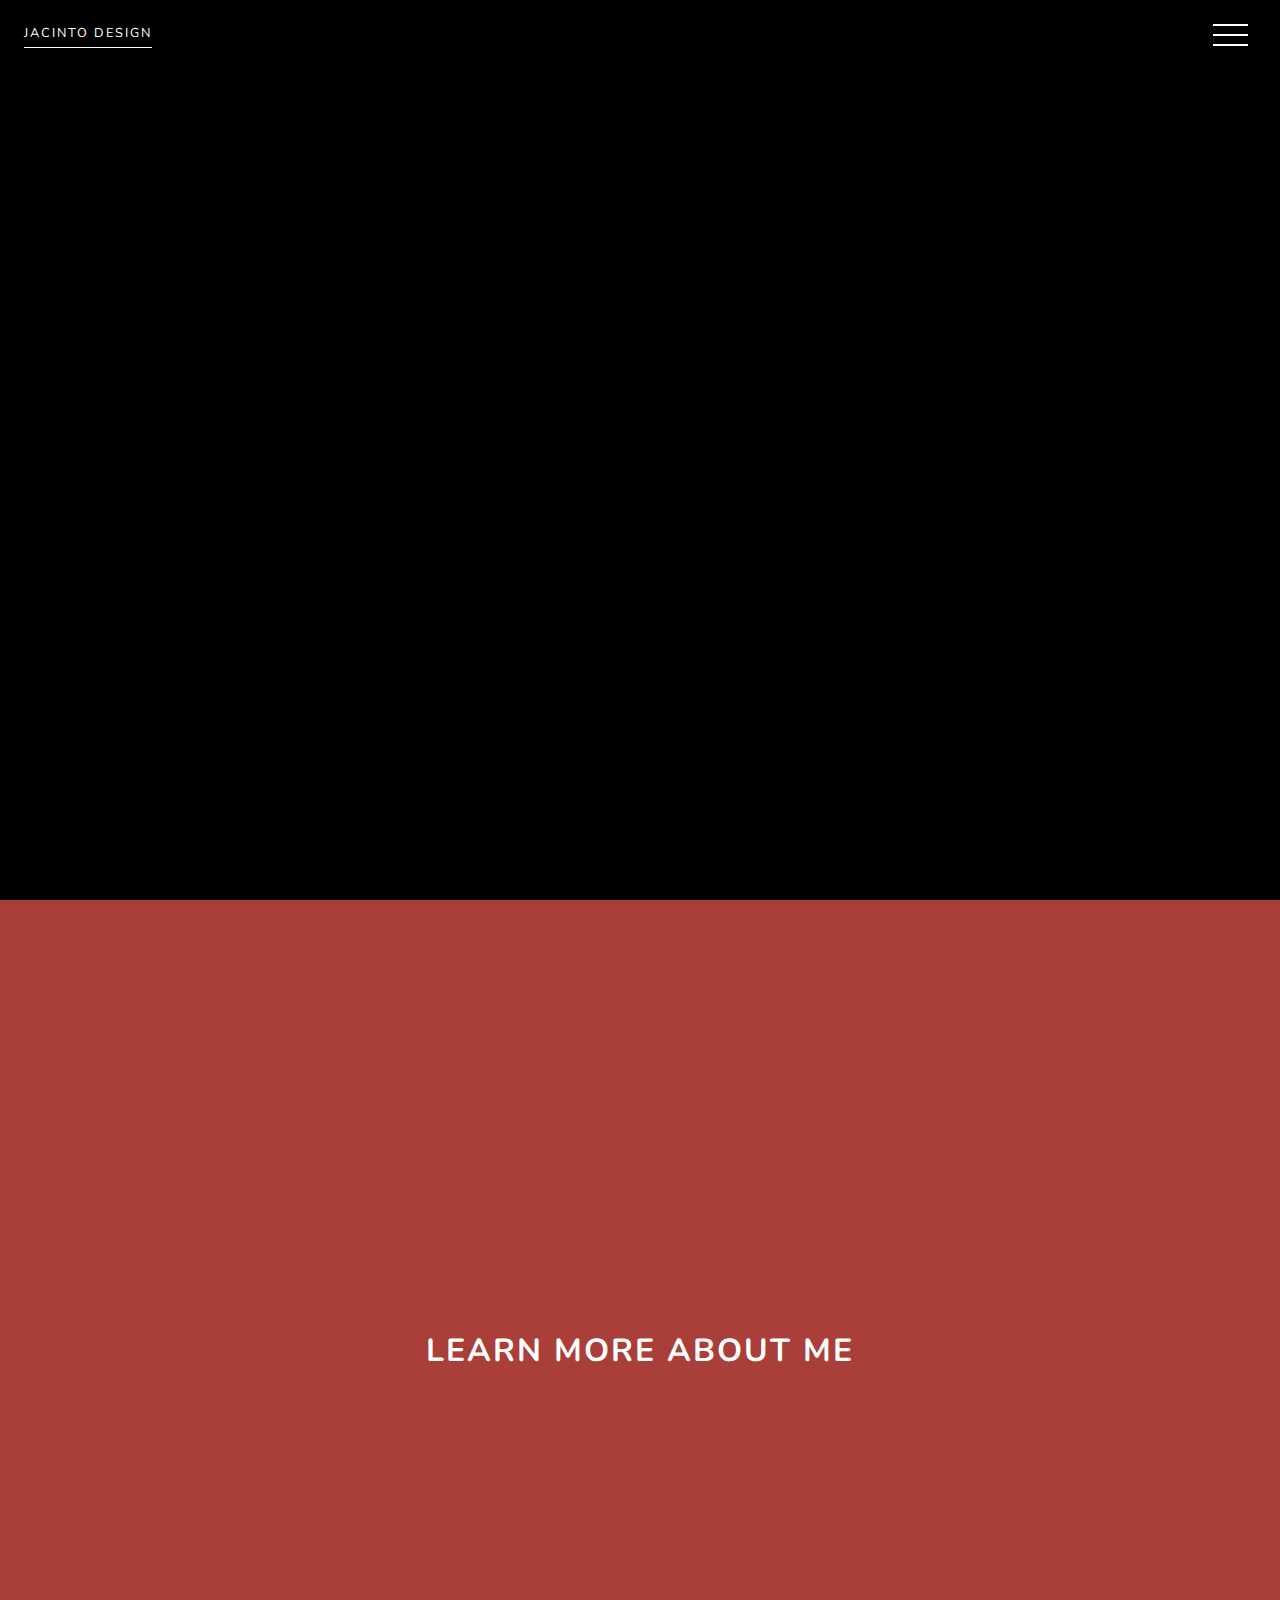
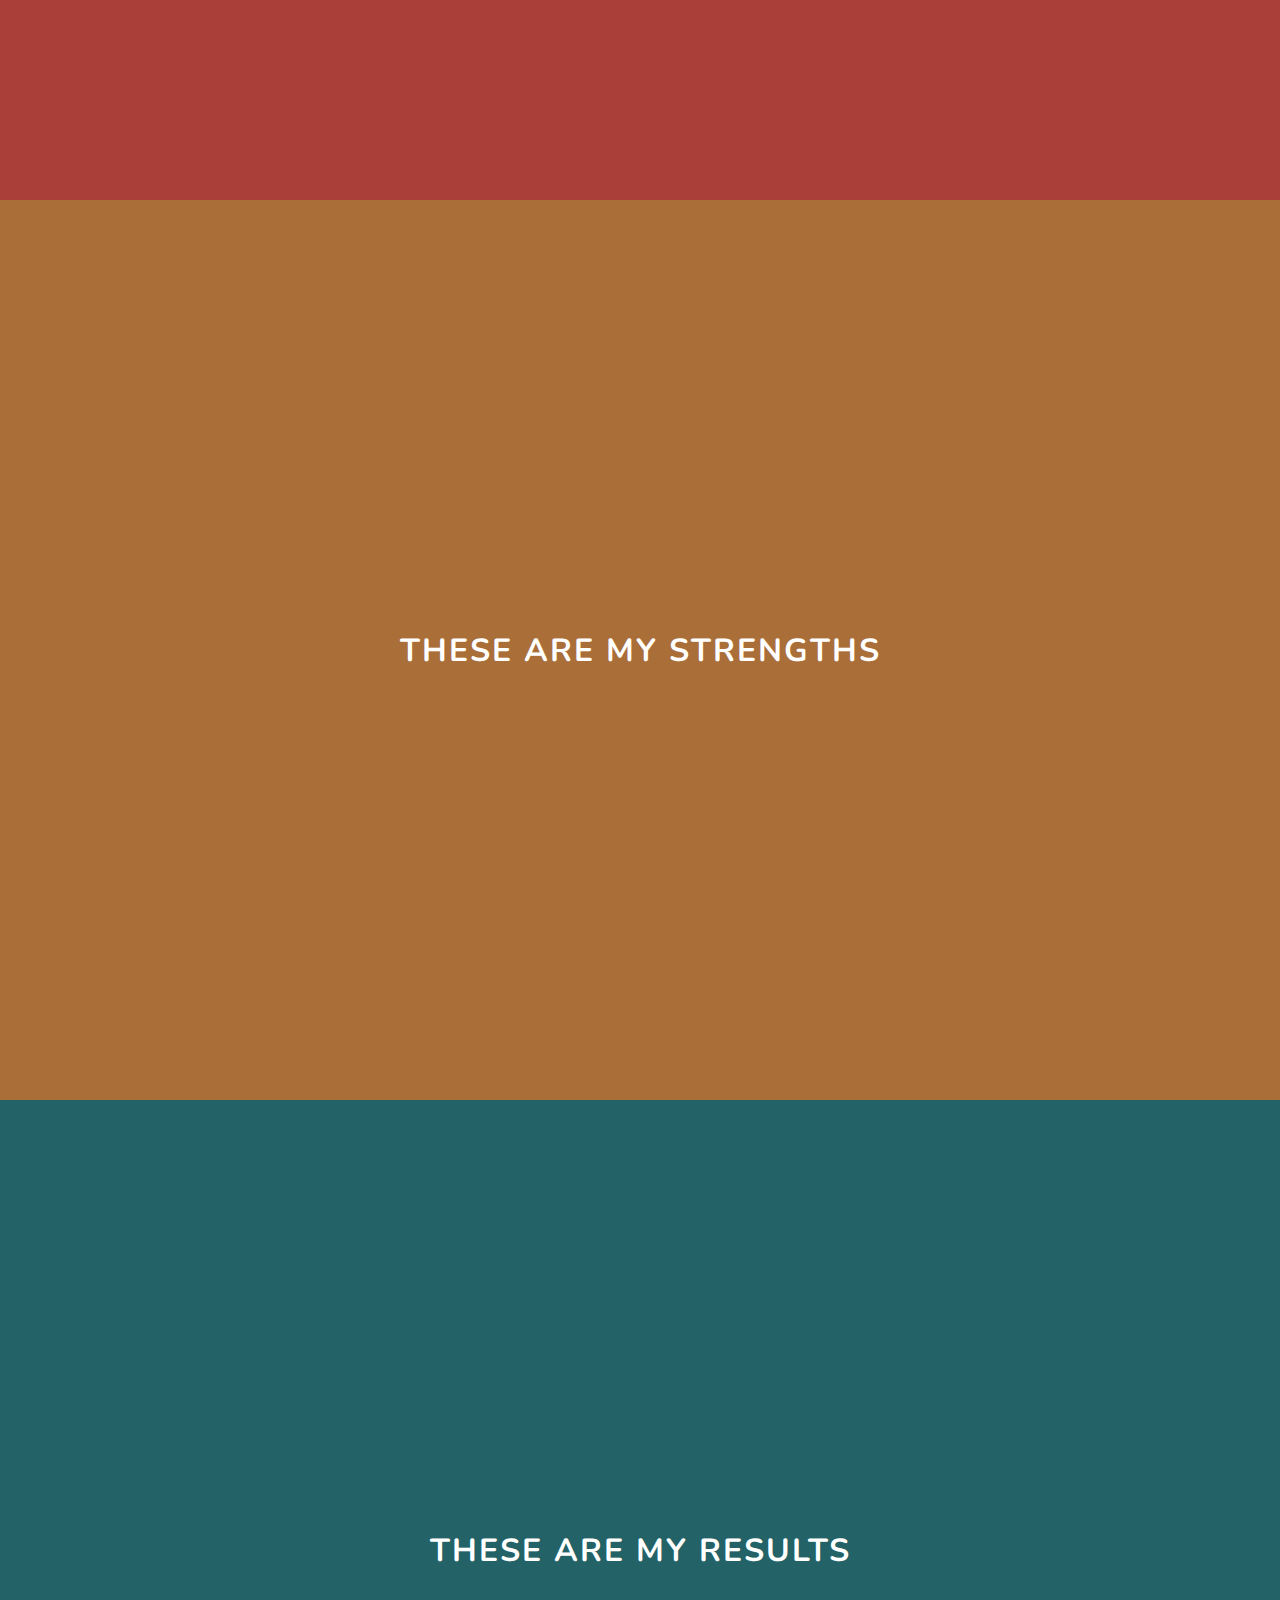
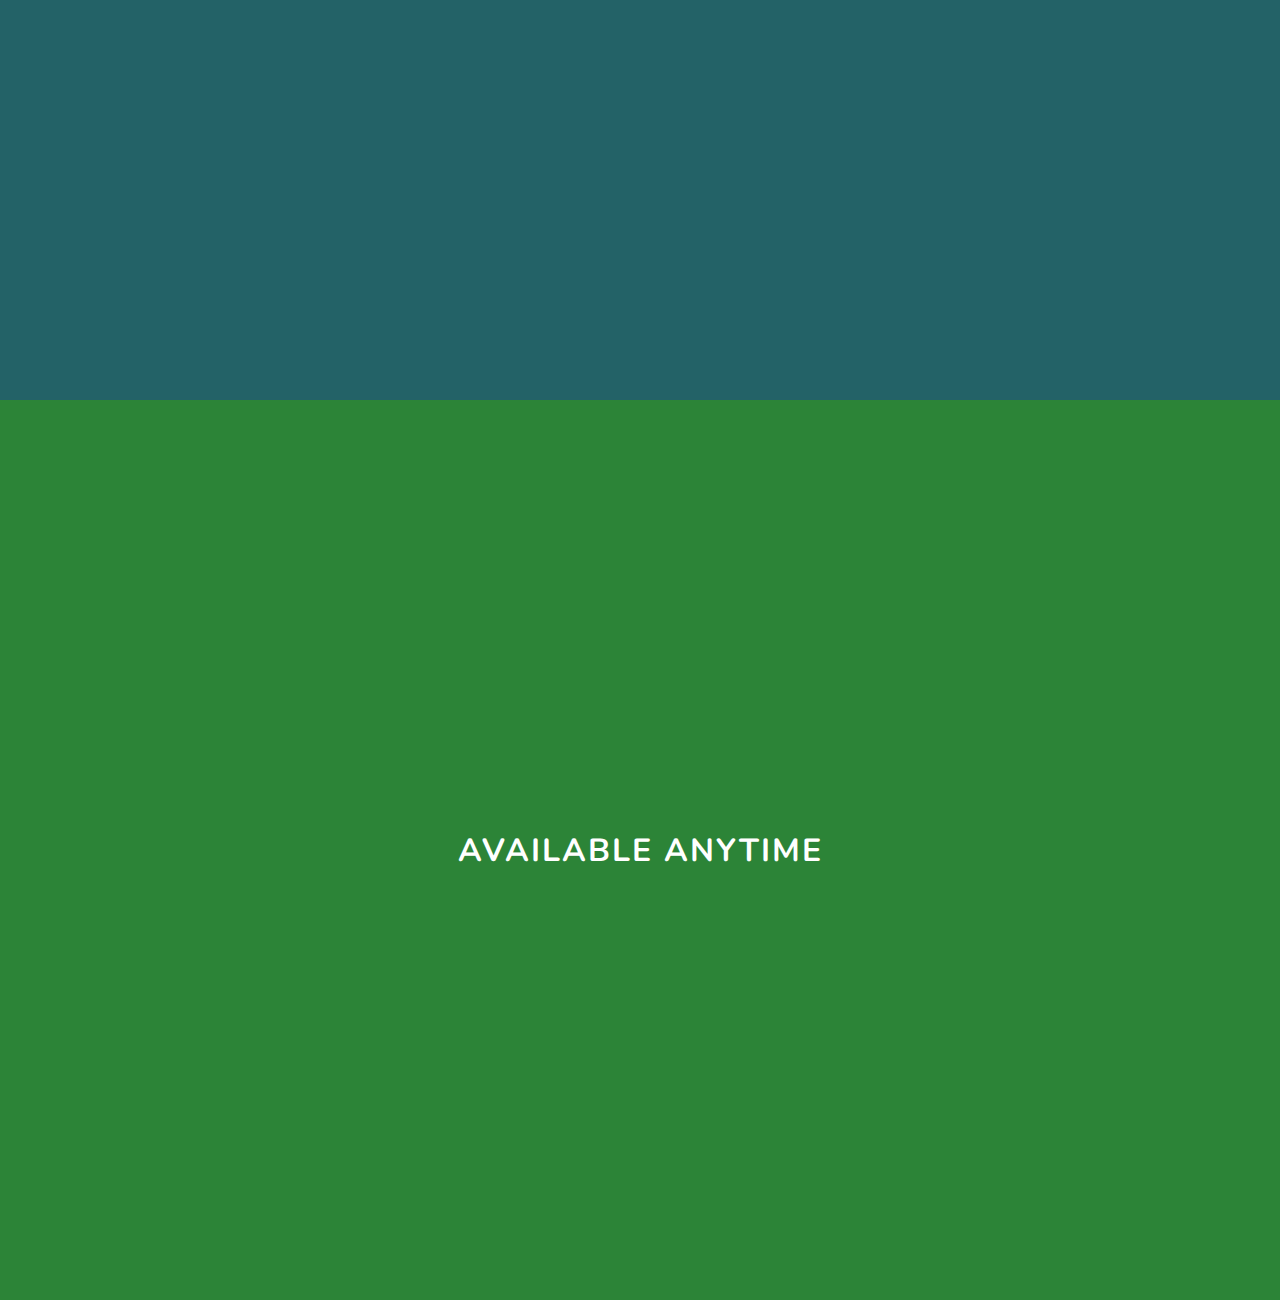
<file: animated-navigation/index.html>
<!DOCTYPE html>
<html lang="en">
<head>
  <meta charset="UTF-8">
  <meta name="viewport" content="width=device-width, initial-scale=1.0">
  <title>Animated Navigation</title>
  <link rel="icon" type="image/png" href="favicon.png">
  <link rel="stylesheet" href="style.css">
</head>
<body>
  <!-- Menu Overlay -->
  <div class="overlay overlay-slide-left" id="overlay">
    <!-- menu items -->
    <nav>
      <ul>
        <li id="nav-1"><a href="#home">Home</a></li>
        <li id="nav-2"><a href="#about">About</a></li>
        <li id="nav-3"><a href="#skills">Skills</a></li>
        <li id="nav-4"><a href="#projects">Projects</a></li>
        <li id="nav-5"><a href="#contact">Contact</a></li>
      </ul>
    </nav>
  </div>

  <!-- menu bars -->
  <div class="menu-bars" id="menu-bars">
    <div class="bar1"></div>
    <div class="bar2"></div>
    <div class="bar3"></div>
  </div>
  <!-- Sections -->
  <section id="home"><a href="https://jacinto.design" target="_blank">Jacinto Design</a></section>
  <section id="about"><h1>Learn More About Me</h1></section>
  <section id="skills"><h1>These Are My Strengths</h1></section>
  <section id="projects"><h1>These Are My Results</h1></section>
  <section id="contact"><h1>Available Anytime</h1></section>
  <!-- Script -->
  <script src="script.js"></script>
</body>
</html>
</file>
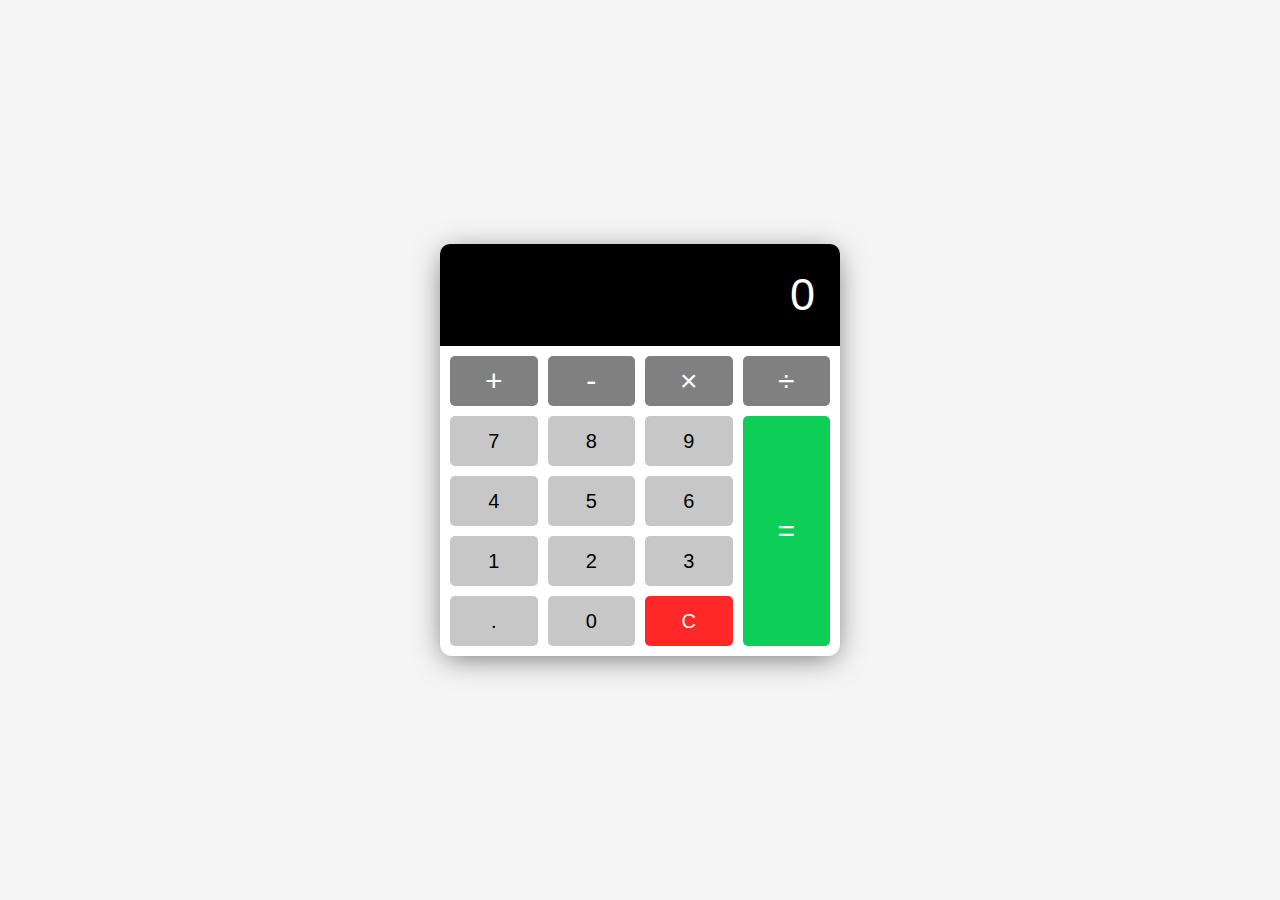
<file: Calculator/index.html>
<!DOCTYPE html>
<html lang="en">
<head>
    <meta charset="UTF-8">
    <meta name="viewport" content="width=device-width, initial-scale=1.0">
    <title>Calculator</title>
    <link rel="icon" type="image/png" href="https://www.google.com/s2/favicons?domain=goole.com">
    <link rel="stylesheet" href="style.css">
</head>
<body>
    <!-- Calculator -->
    <div class="calculator">
        <!-- display -->
        <div class="calculator-display">
            <h1>0</h1>
        </div>
        <!-- buttons -->
        <div class="calculator-buttons">
            <button class="operator" value="+">+</button>
            <button class="operator" value="-">-</button>
            <button class="operator" value="*">×</button>
            <button class="operator" value="/">÷</button>
            <button value="7">7</button>
            <button value="8">8</button>
            <button value="9">9</button>
            <button value="4">4</button>
            <button value="5">5</button>
            <button value="6">6</button>
            <button value="1">1</button>
            <button value="2">2</button>
            <button value="3">3</button>
            <button class="decimal" value=".">.</button>
            <button value="0">0</button>
            <button class="clear" id="clear-btn">C</button>
            <button class="equal-sign operator" value="=">=</button>
        </div>
    </div>
    <!-- Script -->
    <script src="script.js"></script>
</body>
</html>
</file>
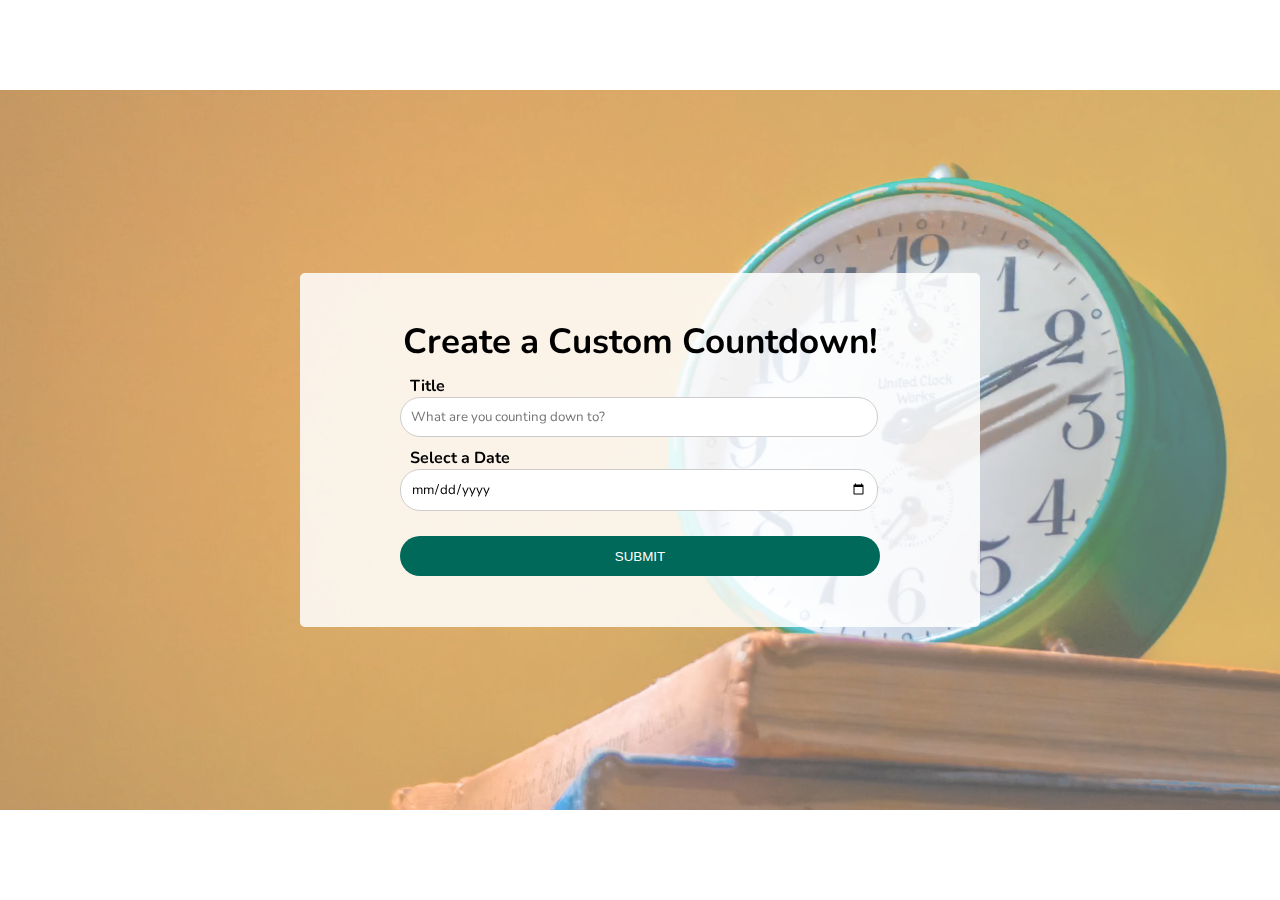
<file: custom-countdown/index.html>
<!DOCTYPE html>
<html lang="en">
<head>
    <meta charset="UTF-8">
    <meta name="viewport" content="width=device-width, initial-scale=1.0">
    <title>Custom Countdown</title>
    <link rel="icon" type="image/png" href="favicon.png">
    <link rel="stylesheet" href="style.css">
</head>
<body>
    <!-- video background -->
    <video class="video-background" loop muted autoplay>
        <source src="time.mp4"></source>
    </video>
    <div class="video-overlay"></div>
    <!-- container -->
    <div class="container">
        <!--input  -->
        <div class="input-container" id="input-container">
            <h1>Create a Custom Countdown!</h1>
            <form class="form" id="countdownForm">
                <label for="title">Title</label>
                <input type="text" id="title" placeholder="What are you counting down to?">
                <label for="date-picker">Select a Date</label>
                <input type="date" id="date-picker">
                <button type="submit">Submit</button>
            </form>
        </div>
        <!-- countdown -->
        <div class="countdown" id="countdown" hidden>
            <h1 id="countdown-title"></h1>
            <ul>
                <li><span></span>Days</li>
                <li><span></span>Hours</li>
                <li><span></span>Minutes</li>
                <li><span></span>Seconds</li>
            </ul>
            <button id="countdown-button">Reset</button>
        </div>
        <!-- complete -->
        <div class="complete" id="complete" hidden>
            <h1 class="complete-title">Countdown Complete!</h1>
            <h1 id="complete-info"></h1>
            <button id="complete-button">New Countdown</button>
        </div>
    </div>
    <!-- Script -->
    <script src="script.js"></script>
</body>
</html>
</file>
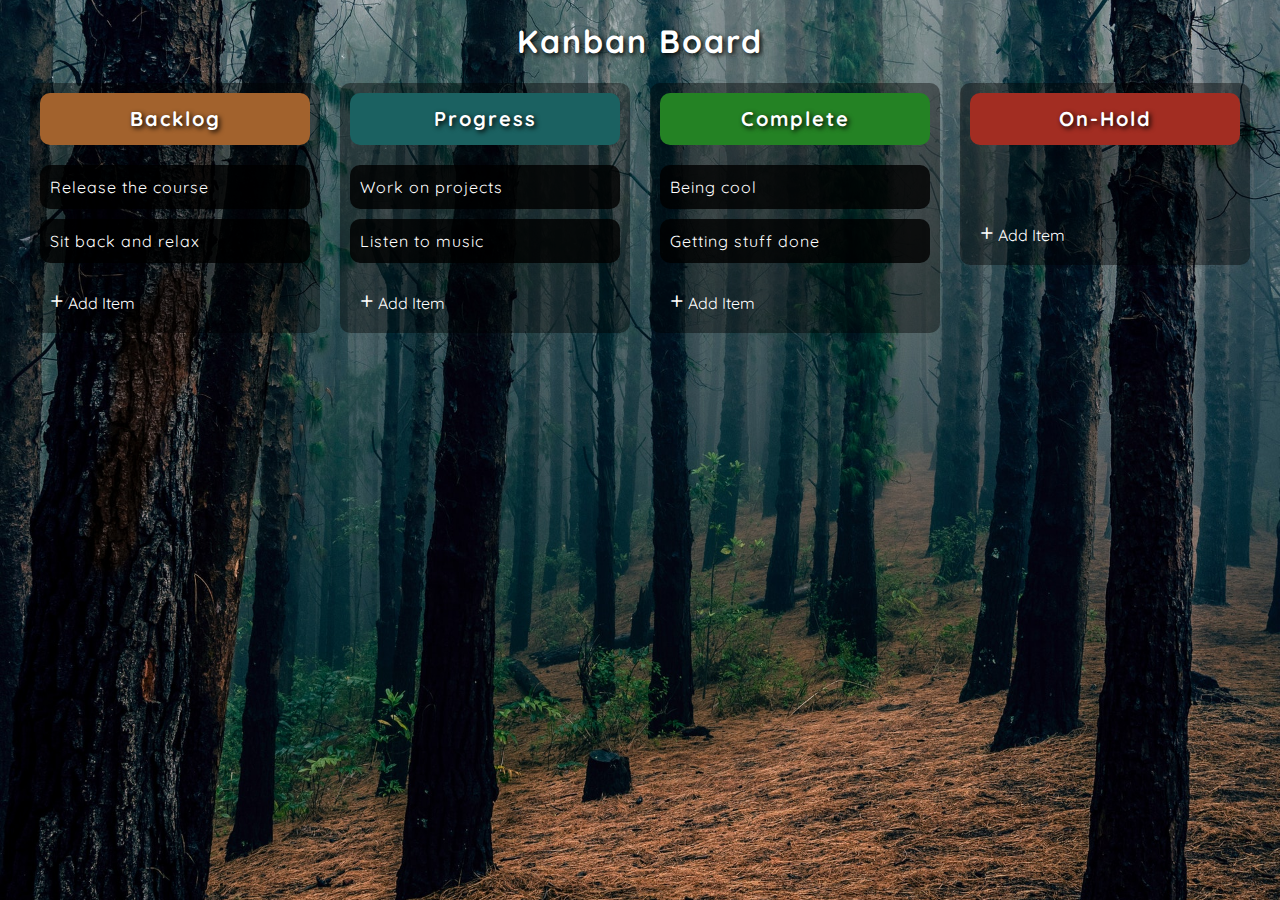
<file: drag-and-drop/index.html>
<!DOCTYPE html>
<html lang="en">
<head>
    <meta charset="UTF-8">
    <meta name="viewport" content="width=device-width, initial-scale=1.0">
    <title>Drag and Drop</title>
    <link rel="icon" type="image/png" href="favicon.png">
    <link rel="stylesheet" href="style.css">
</head>
<body>
    <h1 class="main-title">Kanban Board</h1>
    <div class="drag-container">
        <ul class="drag-list">
            <!-- backlog column -->
            <li class="drag-column backlog-column">
                <span class="header">
                    <h1>Backlog</h1>
                </span>
                <!-- backlog content -->
                <div id="backlog-content" class="custom-scroll">
                    <ul class="drag-item-list" id="backlog-list" ondrop="drop(event)" ondragover="allowDrop(event)" ondragenter="dragEnter(0)">
                        
                    </ul>
                </div>
                <!-- add button group -->
                <div class="add-btn-group">
                    <div class="add-btn" onclick="showInputBox(0)">
                        <span class="plus-sign">+</span>
                        <span>Add Item</span>
                    </div>
                    <div class="add-btn solid" onclick="hideInputBox(0)">
                        <span>Save Item</span>
                    </div>
                </div>
                <div class="add-container">
                    <div class="add-item" contenteditable="true"></div>
                </div>
                
            </li>
            <!-- progress column -->
            <li class="drag-column progress-column">
                <span class="header">
                    <h1>Progress</h1>
                </span>
                <!-- progress content -->
                <div id="progress-content" class="custom-scroll">
                    <ul class="drag-item-list" id="progress-list" ondrop="drop(event)" ondragover="allowDrop(event)" ondragenter="dragEnter(1)">
                        
                    </ul>
                </div>
                <!-- add button group -->
                <div class="add-btn-group">
                    <div class="add-btn" onclick="showInputBox(1)">
                        <span class="plus-sign">+</span>
                        <span>Add Item</span>
                    </div>
                    <div class="add-btn solid" onclick="hideInputBox(1)">
                        <span>Save Item</span>
                    </div>
                </div>
                <div class="add-container">
                    <div class="add-item" contenteditable="true"></div>
                </div>
               
            </li>
             <!-- complete column -->
             <li class="drag-column complete-column">
                <span class="header">
                    <h1>Complete</h1>
                </span>
                <!-- complete content -->
                <div id="complete-content" class="custom-scroll">
                    <ul class="drag-item-list" id="complete-list" ondrop="drop(event)" ondragover="allowDrop(event)" ondragenter="dragEnter(2)">
                        
                    </ul>
                </div>
                <!-- add button group -->
                <div class="add-btn-group">
                    <div class="add-btn" onclick="showInputBox(2)">
                        <span class="plus-sign">+</span>
                        <span>Add Item</span>
                    </div>
                    <div class="add-btn solid" onclick="hideInputBox(2)">
                        <span>Save Item</span>
                    </div>
                </div>
                <div class="add-container">
                    <div class="add-item" contenteditable="true"></div>
                </div>
                
            </li>
            <!-- on-hold column -->
            <li class="drag-column on-hold-column">
                <span class="header">
                    <h1>On-Hold</h1>
                </span>
                <!-- on-hold content -->
                <div id="on-hold-content" class="custom-scroll">
                    <ul class="drag-item-list" id="on-hold-list" ondrop="drop(event)" ondragover="allowDrop(event)" ondragenter="dragEnter(3)">
                      
                    </ul>
                </div>
                <!-- add button group -->
                <div class="add-btn-group">
                    <div class="add-btn" onclick="showInputBox(3)">
                        <span class="plus-sign">+</span>
                        <span>Add Item</span>
                    </div>
                    <div class="add-btn solid" onclick="hideInputBox(3)">
                        <span>Save Item</span>
                    </div>
                </div>
                <div class="add-container">
                    <div class="add-item" contenteditable="true"></div>
                </div>
                
            </li>
        </ul>
    </div>
    <!-- Script -->
    <script src="script.js"></script>
</body>
</html>
</file>
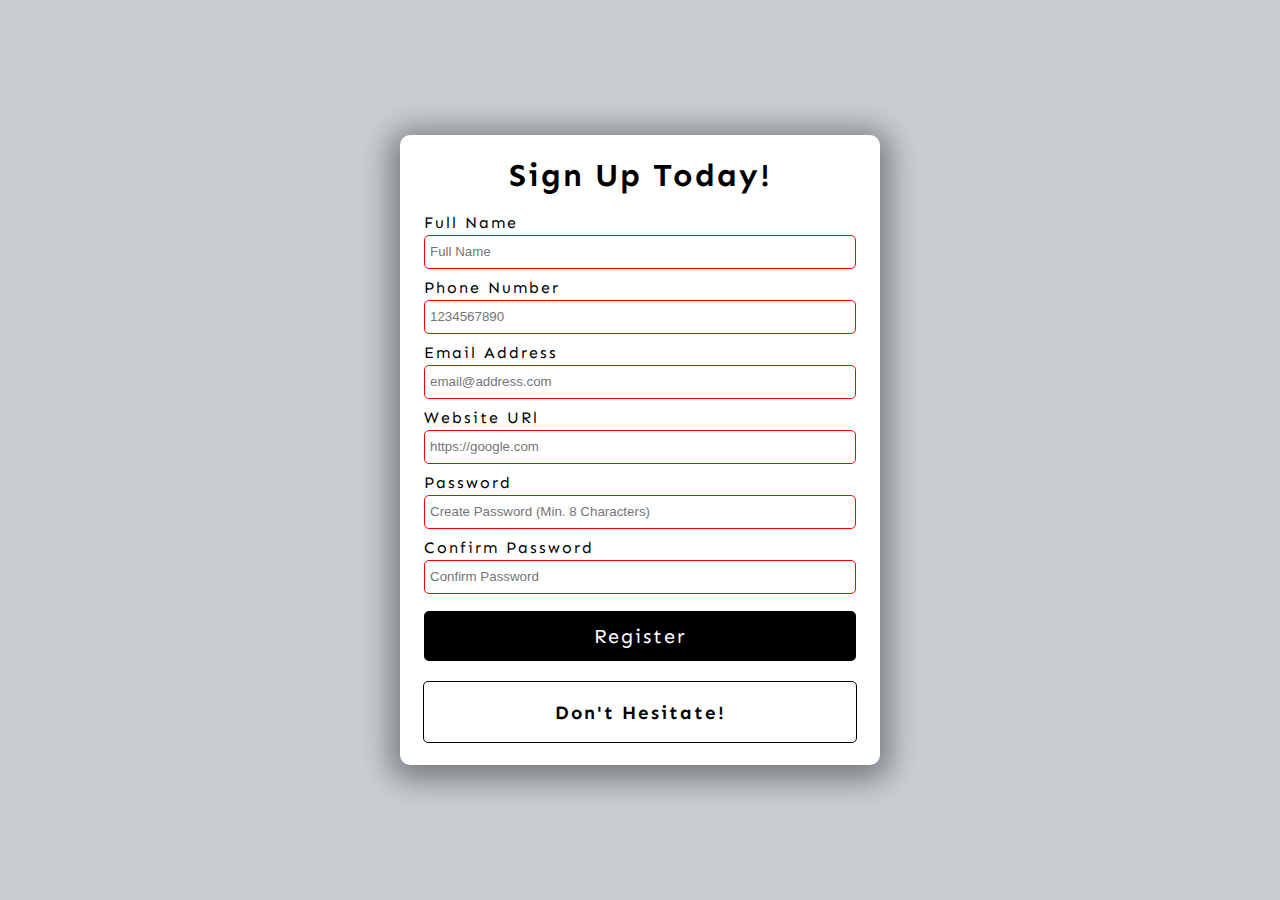
<file: Form-validation/index.html>
<!DOCTYPE html>
<html lang="en">
<head>
    <meta charset="UTF-8">
    <meta name="viewport" content="width=device-width, initial-scale=1.0">
    <title>Form Validation</title>
    <link rel="icon" type="image/png" href="https://www.google.com/s2/favicons?domain=goole.com">
    <link rel="stylesheet" href="style.css">
</head>
<body>
   <div class="container">
       <h1>Sign Up Today!</h1>
       <!-- Form -->
       <form id="form">
           <!-- full name -->
           <div class="form-group">
               <label for="name">Full Name</label>
               <input type="text" id="name" placeholder="Full Name" name="name" required minlength="3" maxlength="100">
           </div>
           <!-- phone number -->
           <div class="form-group">
            <label for="phone">Phone Number</label>
            <input type="tel" id="phone" placeholder="1234567890" name="phone" required pattern="[0-9]{10}">
        </div>
           <!-- email address -->
           <div class="form-group">
            <label for="email">Email Address</label>
            <input type="email" id="email" placeholder="email@address.com" required name="email">
        </div>
            <!-- website url -->
            <div class="form-group">
                <label for="website">Website URl</label>
                <input type="url" id="website" placeholder="https://google.com" required name="website">
            </div>
            <!-- password -->
            <div class="form-group">
                <label for="password1">Password</label>
                <input type="password" id="password1" placeholder="Create Password (Min. 8 Characters)" required pattern="^(?=.*\d)(?=.*[a-z])(?=.*[A-Z])(?=.*[a-zA-Z]).{8,}$" title="Please include at least 1 uppercase character, 1 lowercase character and 1 number.">
            </div>
            <!-- confirm password -->
            <div class="form-group">
                <label for="password2">Confirm Password</label>
                <input type="password" id="password2" placeholder="Confirm Password" name="password" required pattern="^(?=.*\d)(?=.*[a-z])(?=.*[A-Z])(?=.*[a-zA-Z]).{8,}$">
            </div>
            <button type="submit">Register</button>
       </form>
       <!-- error/ success message -->
       <div class="message-container">
           <h3 id="message">Don't Hesitate!</h3>
       </div>
   </div>
    <!-- Script -->
    <script src="script.js"></script>
</body>
</html>
</file>
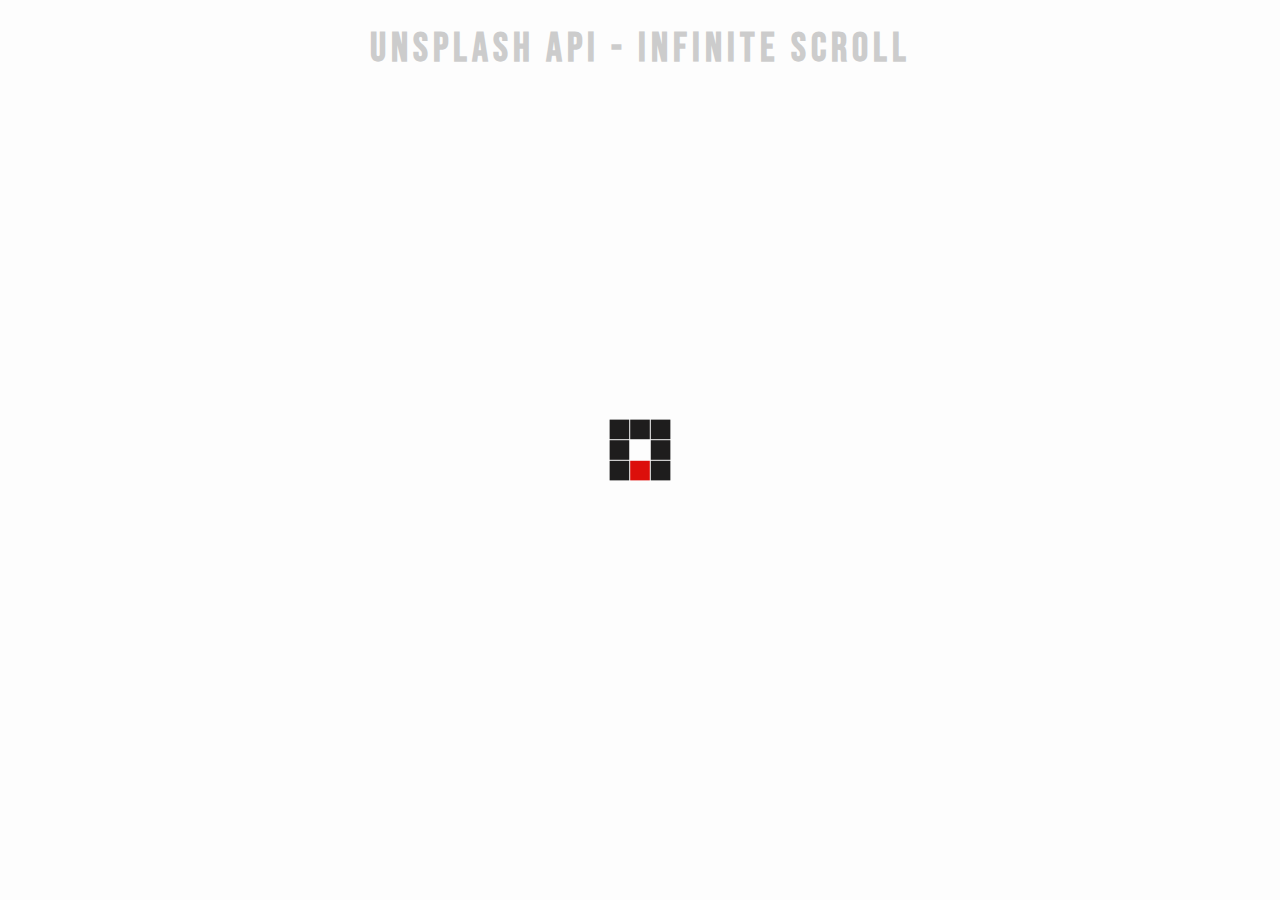
<file: infinite-scroll/index.html>
<!DOCTYPE html>
<html lang="en">
<head>
    <meta charset="UTF-8">
    <meta name="viewport" content="width=device-width, initial-scale=1.0">
    <title>Infinite Scroll</title>
    <link rel="icon" type="image/png" href="https://www.google.com/s2/favicons?domain=goole.com">
    <link rel="stylesheet" href="style.css">
</head>
<body>
    <!-- Title -->
    <h1>Unsplash API - Infinite Scroll</h1>
    <!-- Loader -->
    <div class="loader" id="loader" >
        <img src="loader.svg" alt="Loading">
    </div>
    <!-- Image Container -->
    <div class="image-container" id="image-container">  </div>
    <!-- Script -->
    <script src="script.js"></script>
</body>
</html>
</file>
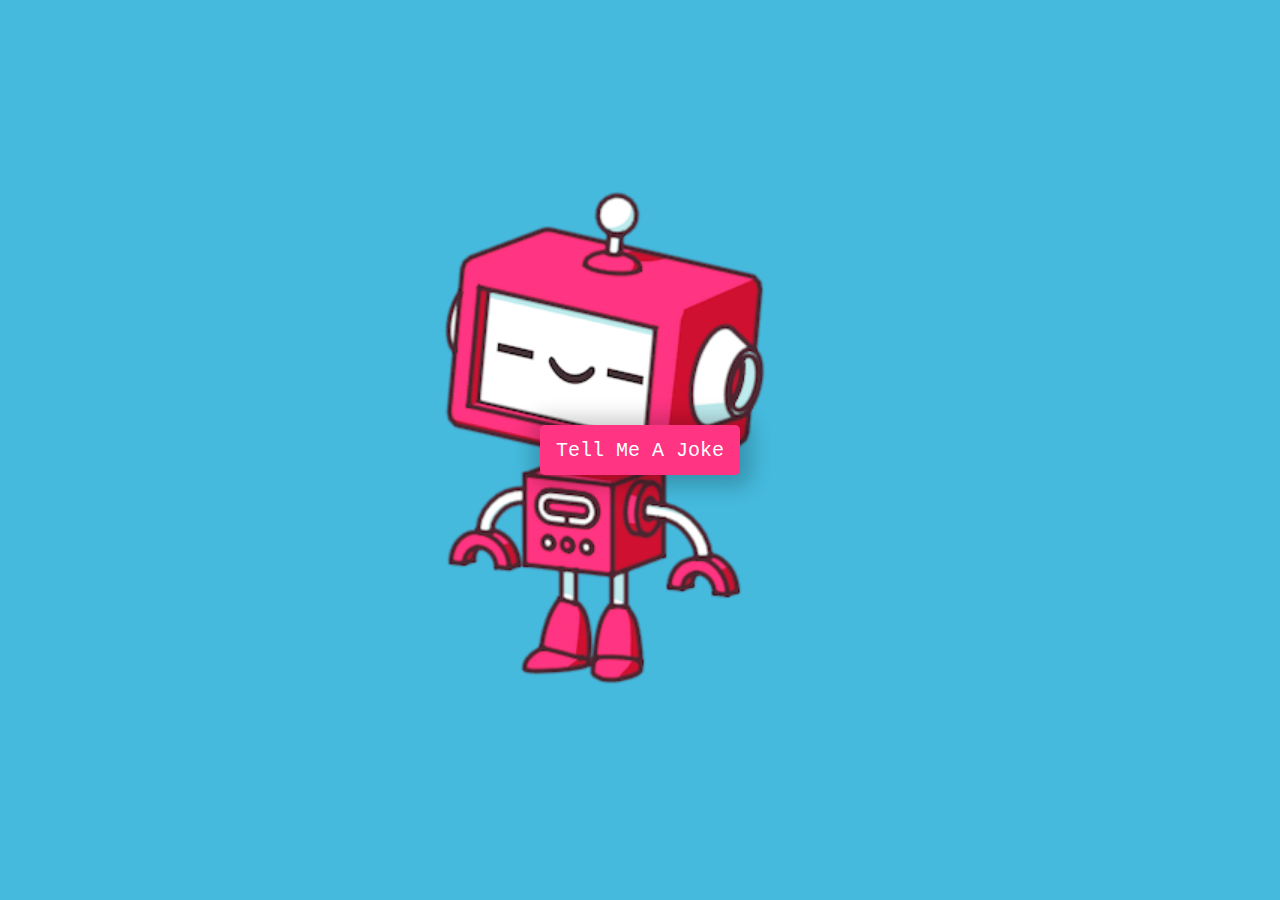
<file: Joke Teller/index.html>
<!DOCTYPE html>
<html lang="en">
<head>
    <meta charset="UTF-8">
    <meta name="viewport" content="width=device-width, initial-scale=1.0">
    <title>Joke Teller</title>
    <link rel="icon" type="image/png" href="https://www.google.com/s2/favicons?domain=goole.com">
    
    <link rel="stylesheet" href="style.css">
</head>
<body>
   <div class="container">
       <button id="button">Tell Me A Joke</button>
       <audio id="audio" controls hidden></audio>
   </div>
    <!-- Script -->
    <script src="script.js"></script>
</body>
</html>
</file>
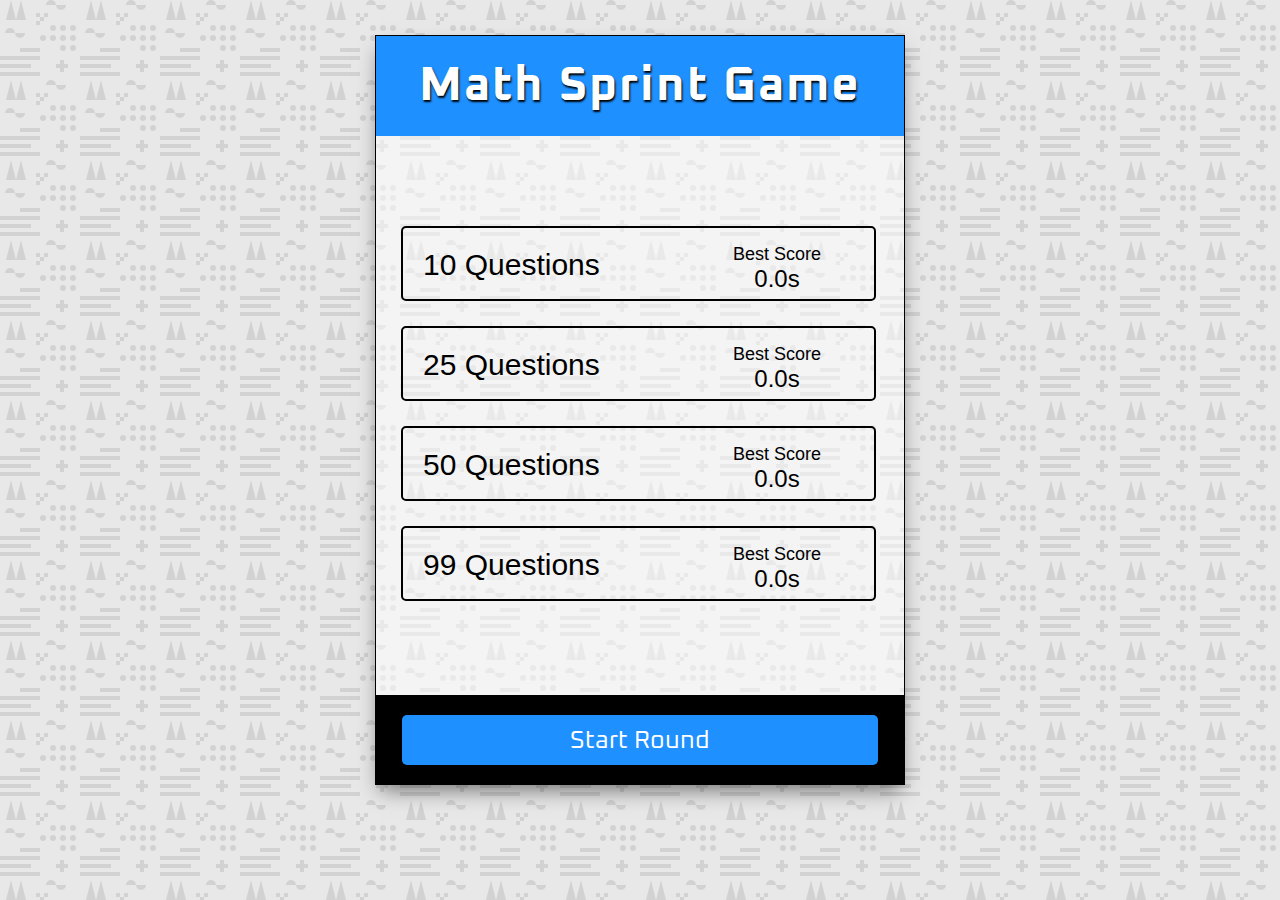
<file: math-sprint-game/index.html>
<!DOCTYPE html>
<html lang="en">
<head>
    <meta charset="UTF-8">
    <meta name="viewport" content="width=device-width, initial-scale=1.0">
    <title>Math Sprint Game</title>
    <link rel="icon" type="image/png" href="favicon.png">
    <link rel="stylesheet" href="style.css">
</head>
<body>
    <div class="game-container">
        <!-- header -->
        <div class="header">
            <h1>Math Sprint Game</h1>
        </div>

        <!-- splash page -->
        <div class="card" id="splash-page">
            <form id="start-form">
                <div class="selection-container">
                    <!-- 10 Questions radio input -->
                    <div class="radio-container">
                        <label for="value-10">10 Questions</label>
                        <input type="radio" name="questions" value="10" id="value-10">
                        <span class="best-score">
                            <span>Best Score</span>
                            <span class="best-score-value"></span>
                        </span>
                    </div>
                    <!-- 25 Questions radio input -->
                    <div class="radio-container">
                        <label for="value-25">25 Questions</label>
                        <input type="radio" name="questions" value="25" id="value-25">
                        <span class="best-score">
                            <span>Best Score</span>
                            <span class="best-score-value"></span>
                        </span>
                    </div>
                    <!-- 50 Questions radio input -->
                    <div class="radio-container">
                        <label for="value-50">50 Questions</label>
                        <input type="radio" name="questions" value="50" id="value-50">
                        <span class="best-score">
                            <span>Best Score</span>
                            <span class="best-score-value"></span>
                        </span>
                    </div>
                    <!-- 99 Questions radio input -->
                    <div class="radio-container">
                        <label for="value-99">99 Questions</label>
                        <input type="radio" name="questions" value="99" id="value-99">
                        <span class="best-score">
                            <span>Best Score</span>
                            <span class="best-score-value"></span>
                        </span>
                    </div>
                </div>
                <!-- start button -->
                <div class="selection-footer">
                    <button class="start" type="submit">Start Round</button>
                </div>
            </form>
        </div>

        <!-- countdown page -->
        <div class="card" id="countdown-page" hidden>
            <h1 class="countdown"></h1>
        </div>

        <!-- game page -->
        <div class="card" id="game-page" hidden>
            <!-- item conatiner -->
            <div class="item-container"></div>
            <!-- right/ wrong buttons -->
            <div class="item-footer">
                <button class="wrong" onclick="select(false)">Wrong</button>
                <button class="right" onclick="select(true)">Right</button>
            </div>
        </div>

        <!-- score page -->
        <div class="card" id="score-page" hidden>
            <!-- score container -->
            <div class="score-container">
                <h1 class="title">Your Time</h1>
                <h1 class="final-time"></h1>
                <h1 class="base-time"></h1>
                <h1 class="penalty-time"></h1>
            </div>
            <!-- play again button -->
            <div class="score-footer">
                <button class="play-again" onclick="playAgain()" hidden>Play Again</button>
            </div>
        </div>

    </div>
    <!-- Script -->
    <script src="shuffle.js"></script>
    <script src="script.js"></script>
</body>
</html>
</file>
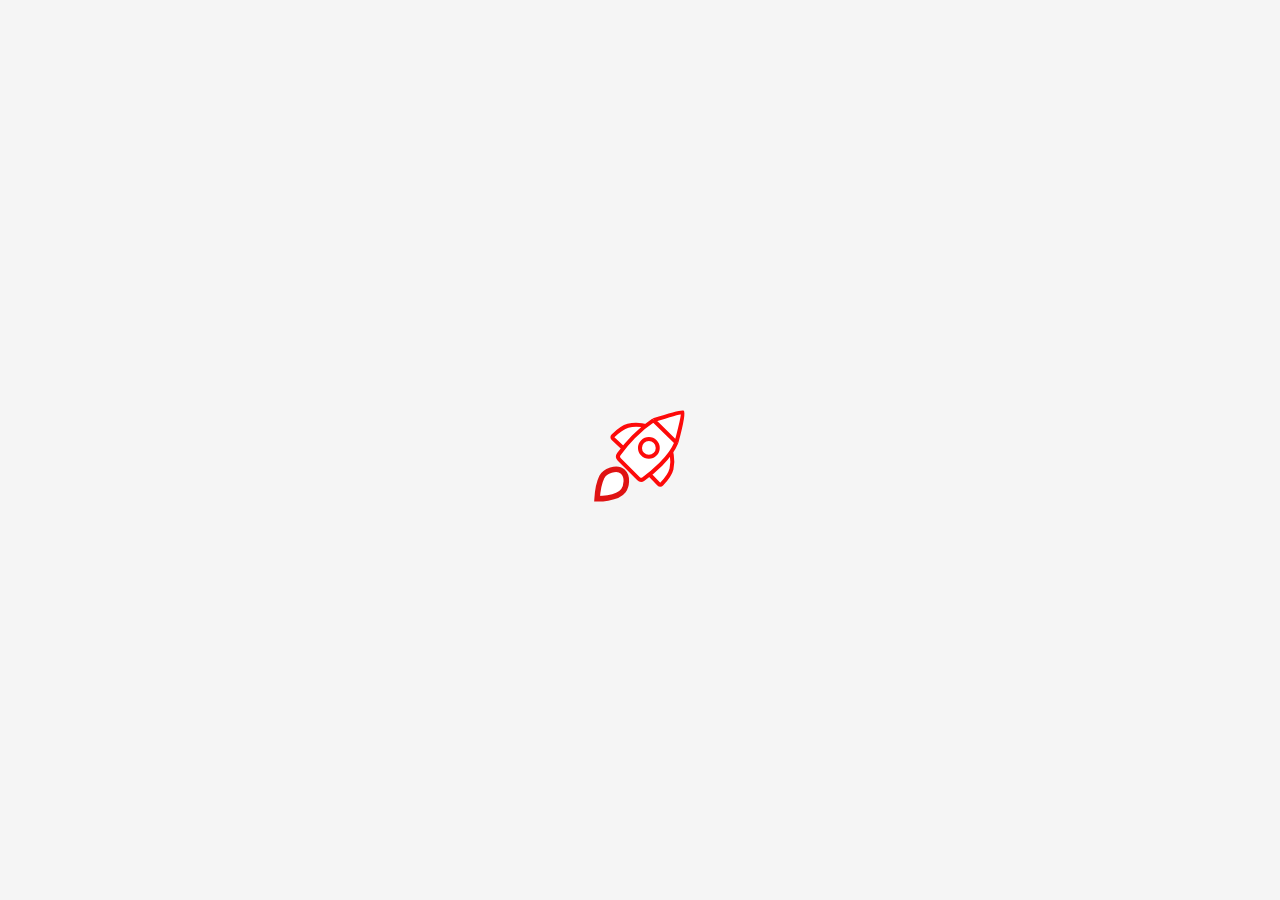
<file: nasa-api-pictures/index.html>
<!DOCTYPE html>
<html lang="en">
<head>
    <meta charset="UTF-8">
    <meta name="viewport" content="width=device-width, initial-scale=1.0">
    <title>NASA API Pictures</title>
    <link rel="stylesheet" href="style.css">
    <link rel="icon" type="image/png" href="https://s2.googleusercontent.com/s2/favicons?domain=www.nasa.gov">
    <!-- ZTM Favicon -->
    <!-- <link rel="icon" type="image/png" href="favicon.png"> -->
</head>
<body>
    <!-- loader -->
    <div class="loader hidden">
        <img src="rocket.svg" alt="Rocket Loading Animation">
    </div>
    <!-- container -->
    <div class="container">
        <!-- navigation -->
        <div class="navigation-container">
            <span class="background"></span>
            <!-- results nav -->
            <span class="navigation-items" id="resultsNav">
                <h3 class="clickable" onclick="updateDOM('favorites')">Favorites</h3>
                <h3>&nbsp;&nbsp;&nbsp;•&nbsp;&nbsp;&nbsp;</h3>
                <h3 class="clickable" onclick="getNasaPictures()">Load More</h3>
            </span>
            <!-- favorites nav -->
            <span class="navigation-items hidden" id="favoritesNav">
                <h3 class="clickable" onclick="getNasaPictures()">Load More NASA Images</h3>
            </span>
        </div>
        <!-- images container -->
        <div class="images-container"></div>
    </div>
    <!-- save confirmation -->
    <div class="save-confirmed" hidden>
        <h1>ADDED!</h1>
    </div>
    <!-- Script -->
    <script src="script.js"></script>
</body>
</html>
</file>
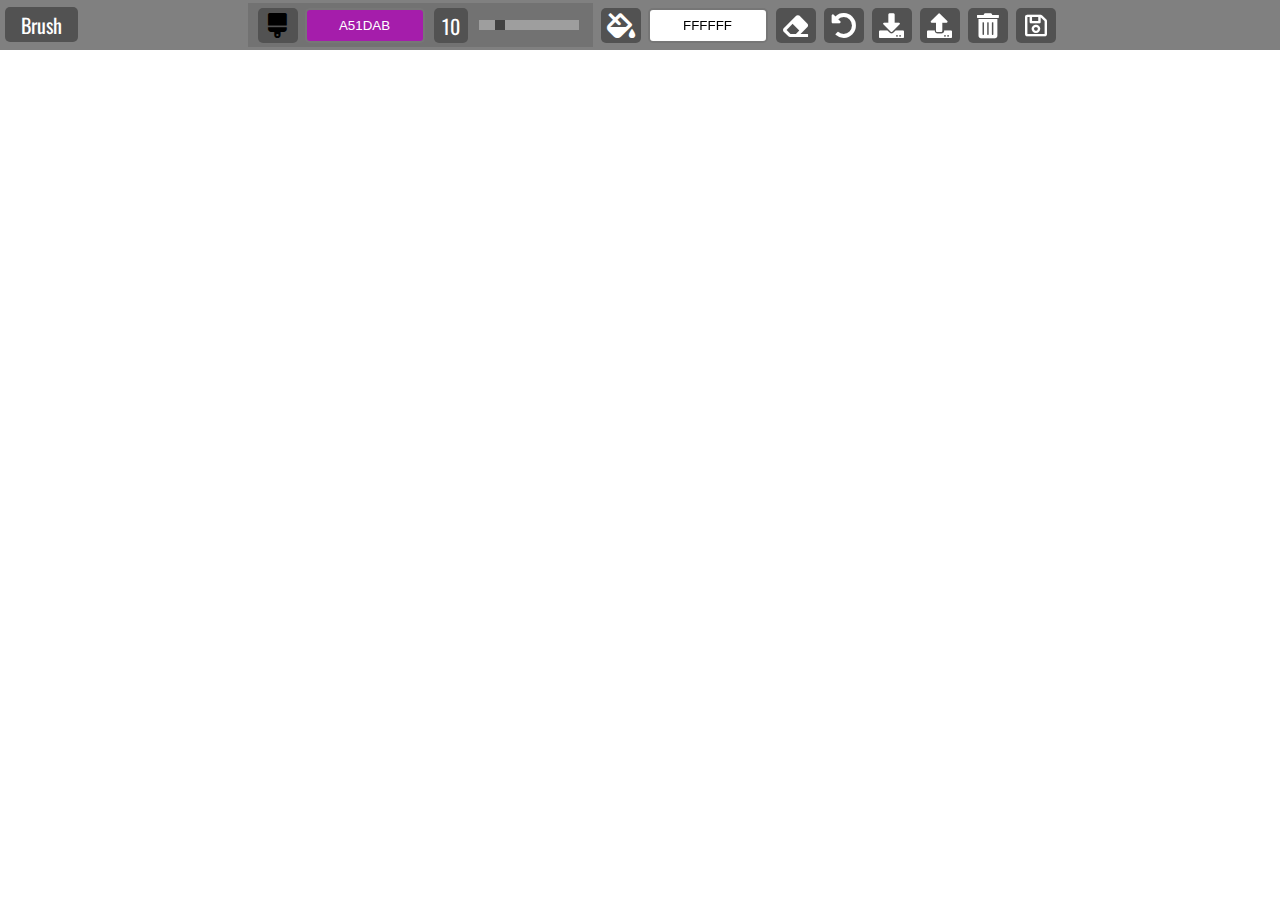
<file: paint-clone/index.html>
<!DOCTYPE html>
<html lang="en">
<head>
    <meta charset="UTF-8">
    <meta name="viewport" content="width=device-width, initial-scale=1.0">
    <title>Paint Clone</title>
    <link rel="icon" type="image/png" href="favicon.png">
    <link rel="stylesheet" href="https://cdnjs.cloudflare.com/ajax/libs/font-awesome/5.10.2/css/all.min.css"/>
    <link rel="stylesheet" href="style.css">
</head>
<body>
    <!-- Tool Bar -->
    <div class="top-bar">
        <!-- Active Tool -->
        <div class="active-tool">
            <span id="active-tool" title="Active Tool">Brush</span>
        </div>
        <!-- Brush -->
        <div class="brush tool">
            <i class="fas fa-brush" id="brush" title="Brush"></i>
            <input  class="jscolor" value="a51dab" id="brush-color">
            <span class="size" id="brush-size" title="Brush Size">10</span>
            <input type="range" min="1" max="50" value="10" class="slider" id="brush-slider">
        </div>
        <!-- Bucket -->
        <div class="bucket tool">
            <i class="fas fa-fill-drip" title="Background Color"></i>
            <input  class="jscolor" value="ffffff" id="bucket-color">
        </div>
        <!-- Eraser -->
        <div class="tool">
            <i class="fas fa-eraser" id="eraser" title="Eraser"></i>
        </div>
        <!-- Clear Canvas -->
        <div class="tool">
            <i class="fas fa-undo-alt" id="clear-canvas" title="Clear"></i>
        </div>
        <!-- Save Local Storage -->
        <div class="tool">
            <i class="fas fa-download" id="save-storage" title="Save Local Storage"></i>
        </div>
        <!-- Load Local Storage -->
        <div class="tool">
            <i class="fas fa-upload" id="load-storage" title="Load Local Storage"></i>
        </div>
        <!-- Clear Local Storage -->
        <div class="tool">
            <i class="fas fa-trash-alt" id="clear-storage" title="Clear Local Storage"></i>
        </div>
        <!-- Download Image -->
        <div class="tool">
            <a id="download">
                <i class="far fa-save" title="Save Image File"></i>
            </a>
        </div>
    </div>

    <!-- mobile message -->
    <div class="mobile-message">
        <h2>Please use application on larger screen</h2>
    </div>

    <!-- Script -->
    <script src="jscolor.js"></script>
    <script src="script.js"></script>
</body>
</html>
</file>
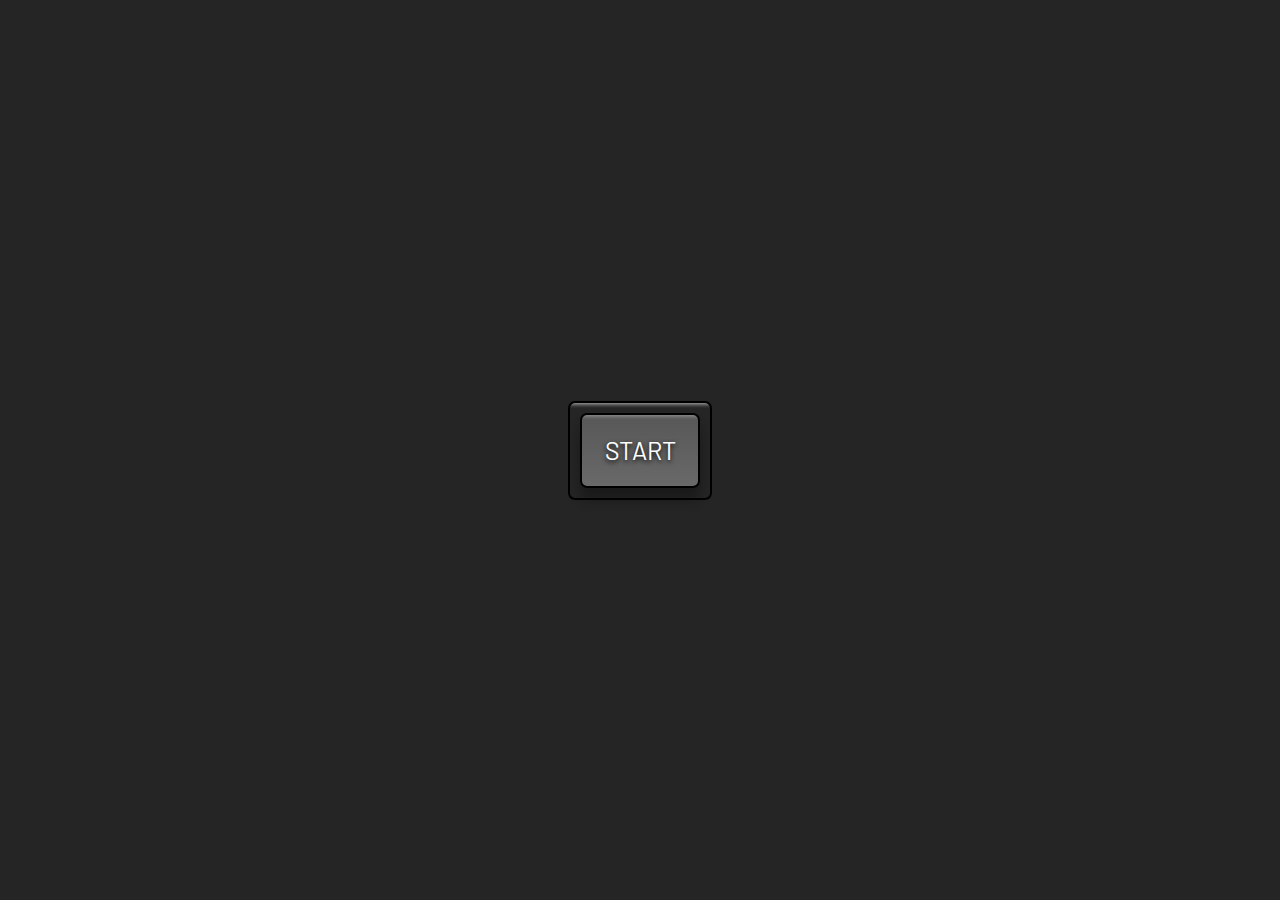
<file: picture-in-picture/index.html>
<!DOCTYPE html>
<html lang="en">
<head>
    <meta charset="UTF-8">
    <meta name="viewport" content="width=device-width, initial-scale=1.0">
    <title>Picture-in-Picture</title>
    <link rel="icon" type="image/png" href="https://www.google.com/s2/favicons?domain=goole.com">
    <link rel="stylesheet" href="style.css">
</head>
<body>
   <!-- Video -->
   <video id="video" controls height="360" width="640" hidden></video>
   <!-- Button -->
   <div class="button-container">
       <button id="button">START</button>
   </div>
    <!-- Script -->
    <script src="script.js"></script>
</body>
</html>
</file>
<file: animated-navigation/style.css>
@import url('https://fonts.googleapis.com/css2?family=Nunito&display=swap');


:root {
  --primaryColor: #fff;
  --navColor1: #21292c;
  --navColor2: #aa3e39;
  --navColor3: #aa6e39;
  --navColor4: #236267;
  --navColor5: #2c8437;
}

html {
  box-sizing: border-box;
}

body {
  margin: 0;
  background: #000;
  font-family: Nunito,sans-serif;
}

/* --- Navigation Menu ------------------------------ */

/* overlay */
.overlay {
  position: fixed;
  z-index: 9;
  top: 0;
  left: 0;
  width: 100vw;
  height: 100vh;
  background-color: rgba(0,0,0,0.7);
  transform: translateX(-100vw);
}

.overlay-slide-right {
  transition: all 0.4s ease-in-out;
  transform: translateX(0);
}

.overlay-slide-left {
  transition: all 0.8s ease-in-out;
  transform: translateX(-100vw);
}


/* nav menu items */
nav,
nav ul {
  height: 100vh;
  margin: 0;
  padding: 0;
}

nav ul {
  display: flex;
  flex-direction: column;
  justify-content: stretch;
  list-style: none;
}

nav ul li {
  height: 20%;
  overflow: hidden;
}

nav li a {
  position: relative;
  top: 45%;
  color: white;
  text-transform: uppercase;
  letter-spacing: 4px;
  text-decoration: none;
  display: block;
  text-align: center;
}

nav li a:hover {
  transform: scale(1.2);
}

nav li a::before {
  content: "";
  width: 25vw;
  height: 3px;
  background-color: white;
  position: absolute;
  top: 47.5%;
  left: 0;
  opacity: 0;
}

nav li a:hover::before {
  opacity: 1;
}

nav li:nth-of-type(1) {
  background-color: var(--navColor1);
}

nav li:nth-of-type(2) {
  background-color: var(--navColor2);
}

nav li:nth-of-type(3) {
  background-color: var(--navColor3);
}

nav li:nth-of-type(4) {
  background-color: var(--navColor4);
}

nav li:nth-of-type(5) {
  background-color: var(--navColor5);
}

slide in animation with delay for each nav item 
.slide-in-1 {
  animation: slide-in 0.4s linear 0.2s both;
}

.slide-in-2 {
  animation: slide-in 0.4s linear 0.4s both;
}

.slide-in-3 {
  animation: slide-in 0.4s linear 0.6s both;
}

.slide-in-4 {
  animation: slide-in 0.4s linear 0.8s both;
}

.slide-in-5 {
  animation: slide-in 0.4s linear 1s both;
}

@keyframes slide-in {
  from {
    transform: translateX(-100%);
  }

  to {
    transform: translateX(0);
  }
}

/* slide out animation with delay for each nav item  */
.slide-out-1 {
  animation: slide-out 0.3s linear 0.5s both;
}

.slide-out-2 {
  animation: slide-out 0.3s linear 0.4s both;
}

.slide-out-3 {
  animation: slide-out 0.3s linear 0.3s both;
}

.slide-out-4 {
  animation: slide-out 0.3s linear 0.2s both;
}

.slide-out-5 {
  animation: slide-out 0.3s linear 0.1s both;
}

@keyframes slide-out {
  from {
    transform: translateX(0);
  }

  to {
    transform: translateX(-100%);
  }
}

/* --- Menu Bars ------------------------------------ */

.menu-bars {
  position: fixed;
  top: 1rem;
  right: 2rem;
  z-index: 10;
  display: inline;
  cursor: pointer;
}

.bar1,
.bar2,
.bar3 {
  width: 35px;
  height: 2px;
  background-color: #fff;
  margin: 8px 0;
  transition: 0.4s;
}

/* Rotate first bar */
.change .bar1 {
  transform: rotate(-45deg) translate(-7px, 8px);
}

/* Fade out the second bar */
.change .bar2 {
  opacity: 0;
}

/* Rotate last bar */
.change .bar3 {
  transform: rotate(45deg) translate(-6px, -8px);
}

/* --- Sections ------------------------------------ */

section {
  width: 100%;
  height: 100vh;
  position: relative;
  display: flex;
  justify-content: center;
  align-items: center;
  text-transform: uppercase;
  letter-spacing: 2px;
  color: var(--primaryColor);
}

section#home {
  background-image: url("https://images.unsplash.com/photo-1581453904507-626ddb717f14?ixlib=rb-1.2.1&ixid=eyJhcHBfaWQiOjEyMDd9&auto=format&fit=crop&w=2089&q=80");
  background-size: cover;
  background-position: center center;
}

section#home a {
  position: absolute;
  z-index: 2;
  top: 1.5rem;
  left: 1.5rem;
  text-decoration: none;
  font-size: 0.8rem;
  padding-bottom: 5px;
  color: var(--primaryColor);
  border-bottom: 1px solid var(--primaryColor);
}

section#about {
  background-color: var(--navColor2);
}

section#skills {
  background-color: var(--navColor3);
}

section#projects {
  background-color: var(--navColor4);
}

section#contact {
  background-color: var(--navColor5);
}

/* Media Query: Large Smartphone (Vertical) */
@media (max-width: 600px) {
  section#home a {
    top: 1rem;
    left: 1rem;
  }

  .menu-bars {
    top: 0.5rem;
    right: 1rem;
  }
}
</file>
<file: Calculator/style.css>
html{
    box-sizing: border-box;
}

body{
    margin: 0;
    min-height: 100vh;
    display: flex;
    justify-content: center;
    align-items: center;
    background: whitesmoke;
  /*  background: linear-gradient(to right, #0f2027, #203a43, #2c5364); */
}

.calculator {
    background: white;
    width: 400px;
    border-radius: 12px;
    box-shadow: 0 5px 30px -5px rgba(0 ,0 , 0, 0.6);
}

/* display */
.calculator-display {
    background: black;
    color: white;
    margin: 0;
    display: flex;
    align-items: center;
    justify-content: flex-end;
    border-radius: 10px 10px 0 0;
}

.calculator-display h1 {
    margin: 0;
    padding: 25px;
    font-size: 45px;
    font-family: 'Lucida Console', sans-serif;
    font-weight: 100;
    overflow-x: auto;
}

/* custom scroll bar */
::-webkit-scrollbar {
    width: 10px;
  }
 
  ::-webkit-scrollbar-track {
    background: #f1f1f1;
  }
  
  ::-webkit-scrollbar-thumb {
    background: #888;
  }
  
  ::-webkit-scrollbar-thumb:hover {
    background: #555;
  }

  /* buttons */
  .calculator-buttons {
      display: grid;
      grid-template-columns: repeat(4, 1fr);
      grid-gap: 10px;
      padding: 10px;
  }

  button {
      min-height: 50px;
      font-size: 20px;
      font-weight: 100;
      border: none;
      border-radius: 5px;
      cursor: pointer;
      background: rgb(199, 199, 199);
  }

 button:hover {
     filter: brightness(110%);
 }

 button:active {
     transform: translateY(1px);
 }

button:focus {
    outline: none;
}

  .operator {
      background: grey;
      color: white;
      font-size: 30px;
  }

.clear {
    background: rgb(255, 40, 40);
    color: white;
}

.clear:hover {
    filter: brightness(90%);
}

.equal-sign {
      grid-column: -2;
      grid-row: 2 / span 4;
      background: rgb(13, 206, 87);
  }

  /* media query : large smartphone (vertical) */
  @media screen and (max-width: 600px) {
      .calculator {
          width: 95%;
      }
  }
</file>
<file: custom-countdown/style.css>
@import url('https://fonts.googleapis.com/css2?family=Nunito:ital@1&display=swap');

html {
  box-sizing: border-box;
}

body {
  margin: 0;
  min-height: 100vh;
  overflow-y: hidden;
  display: flex;
  align-items: center;
  font-family: Nunito, sans-serif;
}

/* Video Background */
.video-background {
  position: fixed;
  right: 0;
  bottom: 0;
  width: 100vw;
  height: auto;
}

video {
  position: absolute;
  top: 50%;
  left: 50%;
  transform: translate(-50%, -50%);
}

.video-overlay {
  position: fixed;
  left: 0;
  top: 0;
  height: 100vh;
  width: 100vw;
  background: rgba(255, 255, 255, 0.35);
}

/* Container */
.container {
  min-width: 580px;
  min-height: 304px;
  color: black;
  margin: 0 auto;
  padding: 25px 50px;
  border-radius: 5px;
  z-index: 2;
  display: flex;
  justify-content: center;
  background: rgba(255, 255, 255, 0.85);
}

.input-container {
  position: relative;
  top: 20px;
}

h1 {
  font-size: 35px;
  text-align: center;
  margin-top: 0;
  margin-bottom: 10px;
}

/* Form */
.form {
  width: 480px;
}

label {
  font-weight: bold;
  margin-left: 10px;
}

input {
  width: 95%;
  margin-bottom: 10px;
  padding: 10px;
  border: 1px solid #ccc;
  border-radius: 20px;
  background: #fff;
  outline: none;
  font-family: Nunito,sans-serif;
}

/* Button */
button {
  width: 100%;
  height: 40px;
  border-radius: 20px;
  margin-top: 15px;
  border: none;
  text-transform: uppercase;
  background: #006959;
  color: white;
  cursor: pointer;
  outline: none;
}

button:hover {
  filter: brightness(110%);
}

/* Countdown */
ul {
  margin-left: -45px;
}

li {
  display: inline-block;
  font-size: 30px;
  list-style-type: none;
  padding: 10px;
  text-transform: uppercase;
}

li span {
  display: block;
  font-size: 80px;
  text-align: center;
}

/* Complete */
.complete {
  position: relative;
  top: 60px;
}

.complete-title {
  animation: complete 4s infinite;
}

@keyframes complete {
  0% {
    color: rgb(233,13,13);
  }

  25% {
    color: rgb(233,211,13);
  }

  50% {
    color: rgb(64,233,13);
    transform: scale(1.5);
  }

  75% {
    color: rgb(0,38,253);
  }

  100% {
    color: rgb(181,16,231);
  }
}

/* Media Query: Large Smartphone (Vertical) */
@media screen and (max-width: 600px) {
  .video-background {
      height: 100vh;
      width: 100vw;
  }
  
  video {
    object-fit: cover;
    object-position: 70%;
    margin-top: -1px;
  }

  .container {
    min-width: unset;
    width: 95vw;
    min-height: 245px;
    padding: 20px;
    margin: 10px;
  }

  .input-container {
    top: unset;
  }

  .countdown {
    position: relative;
    top: 10px;
  }

  .form {
    width: unset;
  }

  input {
    width: 93%;
  }

  h1 {
    font-size: 20px;
  }

  li {
    font-size: 15px;
  }

  li span {
    font-size: 40px;
  }
}
</file>
<file: drag-and-drop/style.css>
/* Trees Image - Pexels: https://www.pexels.com/photo/photo-of-trees-in-forest-3801030/ */
@import url("https://fonts.googleapis.com/css?family=Quicksand&display=swap");

html {
  box-sizing: border-box;
}

:root {
  --column-1: #a2622d;
  --column-2: #1b6161;
  --column-3: #248224;
  --column-4: #a22d22;
}

body {
  margin: 0;
  background: url("./trees.jpg");
  background-size: cover;
  background-position: 50% 60%;
  background-attachment: fixed;
  color: white;
  font-family: Quicksand, sans-serif;
  overflow-y: hidden;
}

h1 {
  letter-spacing: 2px;
  text-shadow: 2px 2px 5px black;
}

.main-title {
  text-align: center;
  font-size: 3rem;
}

ul {
  list-style-type: none;
  margin: 0;
  padding: 0;
}

.drag-container {
  margin: 20px;
}

.drag-list {
  display: flex;
  align-items: flex-start;
}

/* Columns */
.drag-column {
  flex: 1;
  margin: 0 10px;
  position: relative;
  background-color: rgba(0, 0, 0, 0.4);
  border-radius: 10px;
  overflow-x: hidden;
}

.backlog-column .header,
.backlog-column .solid,
.backlog-column .solid:hover,
.backlog-column .over {
  background-color: var(--column-1);
}

.progress-column .header,
.progress-column .solid,
.progress-column .solid:hover,
.progress-column .over {
  background-color: var(--column-2);
}

.complete-column .header,
.complete-column .solid,
.complete-column .solid:hover,
.complete-column .over {
  background-color: var(--column-3);
}

.on-hold-column .header,
.on-hold-column .solid,
.on-hold-column .solid:hover,
.on-hold-column .over {
  background-color: var(--column-4);
}

/* Custom Scrollbar */
.custom-scroll {
  overflow-y: auto;
  max-height: 52vh;
}

.custom-scroll::-webkit-scrollbar-track {
  box-shadow: inset 0 0 6px rgba(0, 0, 0, 0.4);
  border-radius: 10px;
  background-color: rgba(255, 255, 255, 0.3);
  margin-right: 5px;
}

.custom-scroll::-webkit-scrollbar {
  width: 10px;
}

.custom-scroll::-webkit-scrollbar-thumb {
  border-radius: 10px;
  box-shadow: inset 0 0 6px rgba(0, 0, 0, 0.3);
  background-color: rgba(0, 0, 0, 0.8);
}

.header {
  display: flex;
  justify-content: center;
  border-radius: 10px;
  margin: 10px;
}

.header h1 {
  font-size: 1.25rem;
}

/* Drag and Drop */
.over {
  padding: 50px 10px;
}

.drag-item-list {
  min-height: 50px;
}

.drag-item {
  margin: 10px;
  padding: 10px;
  height: fit-content;
  background-color: rgba(0, 0, 0, 0.8);
  border-radius: 10px;
  line-height: 1.5rem;
  letter-spacing: 1px;
  cursor: pointer;
}

.drag-item:focus {
  outline: none;
  background-color: white;
  color: black;
}

/* Add Button Group */
.add-btn-group {
  display: flex;
  justify-content: space-between;
}

.add-btn {
  margin: 10px;
  padding: 5px 10px;
  display: flex;
  align-items: center;
  cursor: pointer;
  width: fit-content;
  border-radius: 5px;
  transition: all 0.3s ease-in;
  user-select: none;
}

.add-btn:hover {
  background-color: rgba(255, 255, 255, 0.9);
  color: black;
}

.add-btn:active {
  transform: scale(0.97);
}

.solid {
  display: none;
}

.solid:hover {
  transition: unset;
  filter: brightness(95%);
  color: white;
}

.plus-sign {
  font-size: 1.5rem;
  margin-right: 5px;
  position: relative;
  top: -3px;
}

.add-container {
  margin: 10px;
  padding: 5px 10px;
  border-radius: 10px;
  background-color: rgba(255, 255, 255, 0.9);
  min-height: 100px;
  display: none;
}

.add-item {
  width: 100%;
  min-height: 100px;
  height: auto;
  background-color: white;
  border-radius: 10px;
  margin: 5px auto;
  resize: none;
  color: black;
  padding: 10px;
}

.add-item:focus {
  outline: none;
}

/* Media Query: Laptop */
@media screen and (max-width: 1800px) {
  .main-title {
    font-size: 2rem;
  }
}

/* Media Query: Large Smartphone (Vertical) */
@media screen and (max-width: 600px) {
  body {
    overflow-y: auto;
  }

  .drag-container {
    margin: 0;
  }

  .drag-list {
    display: block;
  }

  .drag-column {
    margin: 10px;
  }
}
</file>
<file: Form-validation/style.css>
@import url('https://fonts.googleapis.com/css2?family=Sen:wght@700&display=swap');

html{
    box-sizing: border-box;
}

body{
    margin: 0;
    min-height: 100vh;
    font-family: Sen, sans-serif;
    letter-spacing: 2px;
    display: flex;
    align-items: center;
    justify-content: center;
    background: #c9ced3;
}

.container {
    width: 480px;
    height: 630px;
    background: white;
    display: flex;
    flex-direction: column;
    align-items: center;
    border-radius: 10px;
    box-shadow: 0 5px 30px 10px rgba(0, 0, 0, 0.4);
}

/* form */
form {
    width: 90%;
}

.form-group {
    height: 65px;
}

label {
    position: relative;
    bottom: 3px;
}

input {
    width: 100%;
    height: 34px;
    padding: 5px;
    border: 1px solid black;
    border-radius: 5px;
    outline: none;
    box-sizing: border-box;
    transition: all 0.3s;
}

input:valid {
    border: 1px solid green;
}

input:invalid {
    border: 1px solid red;
}

button {
    cursor: pointer;
    color: white;
    background: black;
    border: none;
    border-radius: 5px;
    height: 50px;
    width: 100%;
    font-family: Sen , sans-serif;
    font-size: 20px;
    letter-spacing: 2px;
    margin-top: 5px;
}

button:hover {
    filter: brightness(200%);
    background: rgb(22,22,22);
}

button:focus {
    outline: none;
}

.message-container {
    border: 1px solid black;
    border-radius: 5px;
    width: 90%;
    margin-top: 20px;
    display: flex;
    justify-content: center;
    color: black;
}
</file>
<file: infinite-scroll/style.css>
@import url('https://fonts.googleapis.com/css2?family=Bebas+Neue&display=swap');
html{
    box-sizing: border-box;
}

body{
    margin: 0;
    font-family: Bebas Neue, sans-serif;
    background: whitesmoke;
}

h1 {
    text-align: center;
    margin-top: 25px;
    margin-bottom: 15px;
    font-size: 40px;
    letter-spacing: 5px;
}

/* Loader */

.loader {
    position: fixed;
    top: 0;
    bottom: 0;
    left: 0;
    right: 0;
    background: rgba(255, 255, 255, 0.8);
}

.loader img {
    position: fixed;
    top: 50%;
    left: 50%;
    transform: translate(-50%, -50%);
}

/* Image Container */
.image-container {
    margin: 10px 30%;
    
}

.image-container img {
    width: 100%;
    margin-top: 5px;
    
}

/* media query : large smartphone */
@media screen and (max-width: 600px) {
    h1 {
        font-size: 20px;
    }

    .image-container {
        margin: 10px;
    }
}
</file>
<file: Joke Teller/style.css>
html{
    box-sizing: border-box;
}

body{
    margin: 0;
    background: #45badd;

}

.container {
    height:  100vh;
    width: 100vw;
    display: flex;
    flex-direction: column;
    justify-content: center;
    align-items: center;
    background: url('./robot.gif');
    background-size: contain;
    background-position: left center;
    background-repeat:  no-repeat;
}

button {
    cursor: pointer;
    outline:  none;
    width:  200px;
    height: 50px;
    font-family: 'Courier New', Courier, monospace;
    font-size: 20px;
    color: white;
    background: #ff3482;
    border: none;
    border-radius: 5px;
    box-shadow: 2px 2px 20px 10px rgba(0, 0, 0, 0.2);
}

button:hover {
    filter: brightness(95%);
}

button:active {
    transform: scale(0.98);
}

button:disabled {
    cursor: default;
    filter: brightness(30%);
}

/* Media query : tablet or smaller */
@media screen and (max-width: 1000px) {
    .container {
        background-position: center center;
        background-size: cover;
    }

    button {
        box-shadow: 5px 5px 30px 20px rgba(0, 0, 0, 0.5);
    }
}
</file>
<file: math-sprint-game/style.css>
@import url("https://fonts.googleapis.com/css?family=Oxanium|PT+Mono&display=swap");

* {
  box-sizing: border-box;
}

:root {
  --primary-color: dodgerblue;
  --select-color: dodgerblue;
  --success: rgb(15, 158, 2);
  --danger: rgb(214, 23, 23);
}

body {
  margin: 0;
  font-family: PT Mono, sans-serif;
  overflow: hidden;
  display: flex;
  justify-content: center;
  height: 100vh;
  background: #e8e8e8;
  background-image: url("data:image/svg+xml,%3Csvg xmlns='http://www.w3.org/2000/svg' width='80' height='80' viewBox='0 0 80 80'%3E%3Cg fill='%23161616' fill-opacity='0.1'%3E%3Cpath fill-rule='evenodd' d='M11 0l5 20H6l5-20zm42 31a3 3 0 1 0 0-6 3 3 0 0 0 0 6zM0 72h40v4H0v-4zm0-8h31v4H0v-4zm20-16h20v4H20v-4zM0 56h40v4H0v-4zm63-25a3 3 0 1 0 0-6 3 3 0 0 0 0 6zm10 0a3 3 0 1 0 0-6 3 3 0 0 0 0 6zM53 41a3 3 0 1 0 0-6 3 3 0 0 0 0 6zm10 0a3 3 0 1 0 0-6 3 3 0 0 0 0 6zm10 0a3 3 0 1 0 0-6 3 3 0 0 0 0 6zm-30 0a3 3 0 1 0 0-6 3 3 0 0 0 0 6zm-28-8a5 5 0 0 0-10 0h10zm10 0a5 5 0 0 1-10 0h10zM56 5a5 5 0 0 0-10 0h10zm10 0a5 5 0 0 1-10 0h10zm-3 46a3 3 0 1 0 0-6 3 3 0 0 0 0 6zm10 0a3 3 0 1 0 0-6 3 3 0 0 0 0 6zM21 0l5 20H16l5-20zm43 64v-4h-4v4h-4v4h4v4h4v-4h4v-4h-4zM36 13h4v4h-4v-4zm4 4h4v4h-4v-4zm-4 4h4v4h-4v-4zm8-8h4v4h-4v-4z'/%3E%3C/g%3E%3C/svg%3E");
}

.game-container {
  border: 1px solid black;
  box-shadow: 0 10px 20px -5px rgba(0, 0, 0, 0.5);
  width: 530px;
  height: 750px;
  position: relative;
  background: rgba(255, 255, 255, 0.5);
  user-select: none;
  margin-top: 100px;
}

.header {
  background: var(--primary-color);
  color: white;
  font-family: Oxanium, sans-serif;
  font-size: 24px;
  text-shadow: 1px 2px 2px black;
  letter-spacing: 2px;
  height: 100px;
  display: flex;
  justify-content: center;
  align-items: center;
}

.card {
  margin: 5px auto 10px;
  height: 600px;
}

/* Splash Page -------------------- */
input[type="radio"] {
  opacity: 0;
  width: 100%;
  height: 75px;
  position: relative;
  top: -40px;
  cursor: pointer;
  z-index: 2;
}

.selection-container {
  position: relative;
  top: 65px;
}

.radio-container {
  width: 90%;
  height: 75px;
  margin: 25px;
  cursor: pointer;
  border: 2px solid black;
  border-radius: 5px;
}

label {
  position: relative;
  top: 20px;
  left: 20px;
  font-size: 30px;
}

.selected-label {
  background: var(--select-color);
  color: white;
}

.best-score {
  position: relative;
  top: -100px;
  left: 330px;
  display: flex;
  flex-direction: column;
  justify-content: center;
  text-align: center;
  font-size: 18px;
  max-width: fit-content;
}

.best-score span {
  margin: 0;
}

.best-score span:last-child {
  font-size: 24px;
}

.selection-footer {
  top: 134px;
}

/* Game Page -------------------------- */
.height-240 {
  height: 240px;
  width: 100%;
}

.height-500 {
  height: 500px;
  width: 100%;
}

.item-container {
  height: 552px;
  overflow-y: scroll;
  position: relative;
  -ms-overflow-style: none;
}

.item-container::-webkit-scrollbar {
  display: none;
}

.item {
  display: flex;
  align-items: baseline;
  justify-content: space-between;
  height: 80px;
  margin: 0 50px;
  user-select: none;
}

.finished > h1 {
  opacity: 0.5;
}

.selected-item {
  background: var(--select-color);
  position: fixed;
  top: 443px;
  z-index: -1;
  width: 529px;
  height: 80px;
}

.item-footer,
.selection-footer {
  width: 100%;
  height: 90px;
  background: rgba(0, 0, 0, 1);
  display: flex;
  justify-content: center;
  align-items: center;
  position: relative;
}

.item-footer {
  top: 1px;
}

button {
  cursor: pointer;
  height: 50px;
  border-radius: 5px;
  font-size: 25px;
  font-family: Oxanium, sans-serif;
  color: white;
  border: none;
  outline: none;
}

button:hover {
  filter: brightness(110%);
}

button:active {
  transform: scale(0.99);
}

.wrong,
.right {
  width: 40%;
}

.wrong {
  background: var(--danger);
  margin-right: 25px;
}

.right {
  background: var(--success);
}

.start,
.play-again {
  width: 90%;
  background: var(--primary-color);
}

/* Countdown Page ---------------------- */
.countdown {
  margin-top: 45%;
  font-size: 100px;
  text-align: center;
  user-select: none;
  cursor: pointer;
}

/* Score Page ------------------------- */
.score-container {
  height: 600px;
  display: flex;
  flex-direction: column;
  justify-content: center;
  align-items: center;
}

.score-footer {
  width: 100%;
  height: 90px;
  display: flex;
  justify-content: center;
  position: relative;
  top: -30px;
}

.title {
  font-size: 45px;
}

.final-time {
  font-size: 100px;
  margin: 0;
  color: var(--success);
}

.base-time {
  margin-top: 100px;
  margin-bottom: 0;
}

.penalty-time {
  color: var(--danger);
}

/* Media Query: Laptop */
@media screen and (max-width: 1800px) {
  .game-container {
    margin-top: 35px;
  }

  .selected-item {
    top: 380px;
  }
}

/* Media Query: Large Smartphone (Vertical) */
@media screen and (max-width: 500px) {
  .game-container {
    width: 100%;
    margin-top: 0;
    border: none;
  }

  .selected-item {
    top: 345px;
  }

  .header {
    font-size: 1.2rem;
  }

  .countdown {
    margin-top: 60%;
  }

  .selection-container {
    top: 100px;
  }

  .radio-container {
    width: 93%;
    margin: 15px;
  }

  label {
    font-size: 1.7rem;
  }

  .best-score {
    font-size: 1rem;
    left: 245px;
  }

  .selection-footer {
    top: 183px;
  }
}

/* Media Query: iPhone */
@media screen and (max-width: 376px) {
  .best-score {
    left: 232px;
  }
}
</file>
<file: nasa-api-pictures/style.css>
html {
  box-sizing: border-box;
}

body {
  margin: 0;
  background: whitesmoke;
  overflow-x: hidden;
  font-family: Verdana, sans-serif;
  font-size: 1rem;
  line-height: 1.8rem;
}

.container {
  position: relative;
  display: flex;
  flex-direction: column;
  align-items: center;
  margin-top: 5px;
  margin-bottom: 25px;
}

/* Loader */
.loader {
  background: whitesmoke;
  height: 100vh;
  width: 100vw;
  position: fixed;
  z-index: 10;
  display: flex;
  justify-content: center;
  align-items: center;
}

/* Navigation */
.navigation-container {
  position: fixed;
  top: 0;
}

.navigation-items {
  display: flex;
  justify-content: center;
}

.background {
  background: whitesmoke;
  position: fixed;
  right: 0;
  width: 100%;
  height: 60px;
  z-index: -1;
}

.clickable {
  color: dodgerblue;
  cursor: pointer;
  user-select: none;
}

.clickable:hover {
  color: rgb(19, 117, 216);
}

/* Images Container */
.images-container {
  width: 800px;
  margin-top: 50px;
}

.card {
  background: white;
  margin: 10px 10px 20px;
  border-radius: 5px;
  box-shadow: 0 4px 8px 0 rgba(0, 0, 0, 0.2);
  transition: 0.3s;
}

.card:hover {
  box-shadow: 0 8px 16px 0 rgba(0, 0, 0, 0.2);
}

.card-img-top {
  width: 100%;
  height: auto;
  border-radius: 5px 5px 0 0;
}

.card-body {
  padding: 20px;
}

.card-title {
  margin: 10px auto;
  font-size: 24px;
}



/* Save Confirmation */
.save-confirmed {
  background: white;
  padding: 8px 16px;
  border-radius: 5px;
  box-shadow: 0 4px 8px 0 rgba(0, 0, 0, 0.2);
  transition: 0.3s;
  position: fixed;
  bottom: 25px;
  right: 50px;
}

/* Hidden */
.hidden {
  display: none;
}

/* Large Smartphone (Vertical) */
@media screen and (max-width: 800px) {
  body {
    line-height: 1.4rem;
    font-size: 0.9rem;
    text-align: justify;
  }

  .images-container {
    width: 100%;
  }

  .card-title {
    font-size: 20px;
  }

  .save-confirmed {
    right: 25px;
  }  
}
</file>
<file: paint-clone/style.css>
@import url("https://fonts.googleapis.com/css?family=Oswald&display=swap");

* {
  box-sizing: border-box;
}

body {
  margin: 0;
  background-color: rgb(177, 177, 177);
  font-family: Oswald, sans-serif;
  overflow: hidden;
}

.top-bar {
  padding-left: 15px;
  height: 50px;
  width: 100%;
  position: fixed;
  background-color: grey;
  display: flex;
  justify-content: center;
}

/* Font Awesome Icons */
.fas,
.far {
  font-size: 25px;
  position: relative;
  top: 5px;
  background-color: rgb(82, 82, 82);
  color: white;
  padding: 5px;
  border-radius: 5px;
  width: 40px;
  text-align: center;
  cursor: pointer;
}

.fas:hover,
.far:hover {
  filter: brightness(90%);
}

.fa-fill-drip {
  cursor: default;
}

.fa-undo-alt:hover,
.fa-trash-alt:hover {
  color: rgb(223, 37, 37);
}

/* Tools */
.active-tool {
  position: absolute;
  top: 9px;
  left: 5px;
}

.active-tool > span {
  background-color: rgb(82, 82, 82);
  border-radius: 5px;
  padding: 2.5px 16px;
  color: white;
  font-size: 20px;
  user-select: none;
}

.tool {
  position: relative;
  top: 3px;
}

.tool:not(:first-child) {
  margin-left: 8px;
}

.brush {
  background-color: rgb(114, 114, 114);
  height: 44px;
  width: 345px;
}

.brush > * {
  margin-left: 10px;
}

.size {
  min-width: 40px;
  height: 35px;
  position: relative;
  top: 4px;
  left: -5px;
  background-color: rgb(82, 82, 82);
  border-radius: 5px;
  padding: 2.5px 8px;
  color: white;
  font-size: 20px;
  user-select: none;
}

/* Custom Slider */
.slider {
  -webkit-appearance: none;
  position: relative;
  left: -8px;
  width: 100px;
  height: 10px;
  background: rgb(177, 177, 177);
  outline: none;
  opacity: 0.7;
  cursor: pointer;
  -webkit-transition: 0.2s;
  transition: opacity 0.2s;
}

.slider:hover {
  opacity: 1;
}

.slider::-webkit-slider-thumb {
  -webkit-appearance: none;
  appearance: none;
  width: 10px;
  height: 10px;
  background: rgb(47, 47, 47);
}

.slider::-moz-range-thumb {
  width: 10px;
  height: 10px;
  background: rgb(47, 47, 47);
}

/* JS Color */
.jscolor {
  border-style: solid;
  border-radius: 5px;
  height: 35px;
  width: 120px;
  margin-left: 3px;
  text-align: center;
  cursor: pointer;
  outline: none;
}

/* Canvas */
canvas#canvas {
  
  position: absolute;
  top: 50px;
  cursor: crosshair;
  z-index: 10;
}

/* Mobile Message */
.mobile-message {
  display: none;
}

/* Media Query: Mobile Devices */
@media screen and (max-width: 800px) {
  .mobile-message {
    position: absolute;
    height: 100vh;
    width: 100%;
    background-color: rgb(0, 0, 0);
    color: white;
    display: flex;
    justify-content: center;
    align-items: center;
    text-align: center;
    z-index: 100;
  }
}
</file>
<file: picture-in-picture/style.css>
@import url('https://fonts.googleapis.com/css2?family=Barlow:wght@300&display=swap');

html{
    box-sizing: border-box;
}

body{
    margin: 0;
    height: 100vh;
    display: flex;
    align-items: center;
    justify-content: center;
    background: rgb(37, 37, 37);
}

.button-container {
    border: 2px solid black;
    padding: 10px;
    border-radius: 7px;
    box-shadow: inset 0 20px 4px -19px rgba(255,255, 255, 0.7);
}

button {
    cursor: pointer;
    outline: none;
    width: 120px;
    height: 75px;
    font-family: Barlow, sans-serif;
    font-size: 25px;
    color: white;
    text-shadow: 0 2px 5px black;
    background: linear-gradient(to top, #696969, #575757);
    border: 2px solid black;
    border-radius: 7px;
    box-shadow: inset 0 20px 4px -19px rgba(255,255, 255, 0.4), 0 12px 12px 0 rgba(0, 0, 0, 0.3);
}

button:hover {
    background: linear-gradient(to top, #696969, #575757);
}

button:active {
    transform: translateY(3px);
    box-shadow:  0 6px 6px 0 rgba(0, 0, 0, 0.3);
}
</file>
